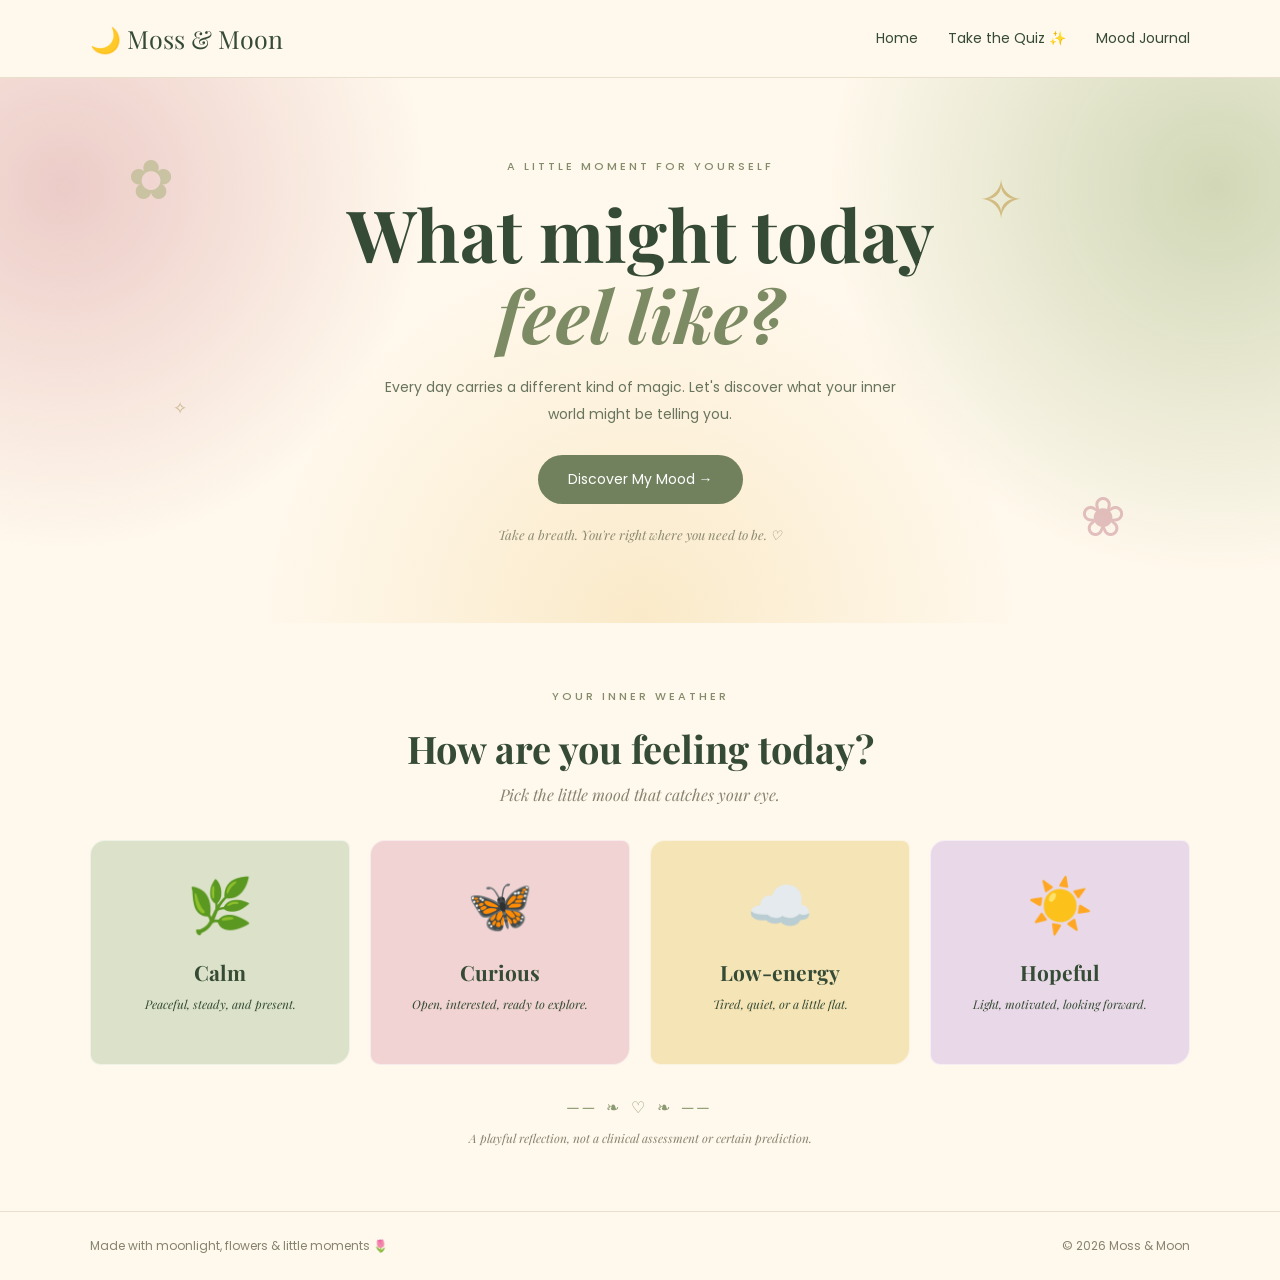
<file: index.html>
<!DOCTYPE html>
<html lang="en">
<head>
    <meta charset="UTF-8">
    <meta name="viewport" content="width=device-width, initial-scale=1.0">

    <title>Moss & Moon | Mood Garden</title>

    <link rel="stylesheet" href="style.css">

    <link href="https://fonts.googleapis.com/css2?family=Playfair+Display:wght@400;500;600&family=Poppins:wght@300;400;500;600&display=swap" rel="stylesheet">
</head>

<body>

<header>
    <a href="index.html" class="logo">🌙 Moss & Moon</a>

    <nav>
        <a href="index.html">Home</a>
        <a href="quiz.html">Take the Quiz ✨</a>
        <a href="journal.html">Mood Journal</a>
    </nav>
</header>

<section class="hero">

    <div class="floating flower flower-one">✿</div>
    <div class="floating flower flower-two">❀</div>
    <div class="floating flower flower-three">✧</div>

    <p class="eyebrow">A LITTLE MOMENT FOR YOURSELF</p>

    <h1>
        What might today<br>
        <span>feel like?</span>
    </h1>

    <p class="hero-text">
        Every day carries a different kind of magic.
        Let's discover what your inner world might be telling you.
    </p>

    <a href="quiz.html" class="main-button">
        Discover My Mood →
    </a>

    <p class="tiny-note">Take a breath. You're right where you need to be. ♡</p>

</section>

<section class="mood-section">

    <p class="eyebrow">YOUR INNER WEATHER</p>

    <h2>How are you feeling today?</h2>

    <p class="section-description">
        Pick the little mood that catches your eye.
    </p>

    <div class="mood-container">

        <a href="quiz.html" class="mood-card calm">
            <span class="mood-icon">🌿</span>
            <h3>Calm</h3>
            <p>Peaceful, steady, and present.</p>
        </a>

        <a href="quiz.html" class="mood-card curious">
            <span class="mood-icon">🦋</span>
            <h3>Curious</h3>
            <p>Open, interested, ready to explore.</p>
        </a>

        <a href="quiz.html" class="mood-card tired">
            <span class="mood-icon">☁️</span>
            <h3>Low-energy</h3>
            <p>Tired, quiet, or a little flat.</p>
        </a>

        <a href="quiz.html" class="mood-card hopeful">
            <span class="mood-icon">☀️</span>
            <h3>Hopeful</h3>
            <p>Light, motivated, looking forward.</p>
        </a>

    </div>

    <div class="flourish">── ❧ ♡ ❧ ──</div>

    <p class="disclaimer">
        A playful reflection, not a clinical assessment or certain prediction.
    </p>

</section>

<footer>
    <p>Made with moonlight, flowers & little moments 🌷</p>
    <p>© 2026 Moss & Moon</p>
</footer>

<script src="script.js"></script>

</body>
</html>
</file>
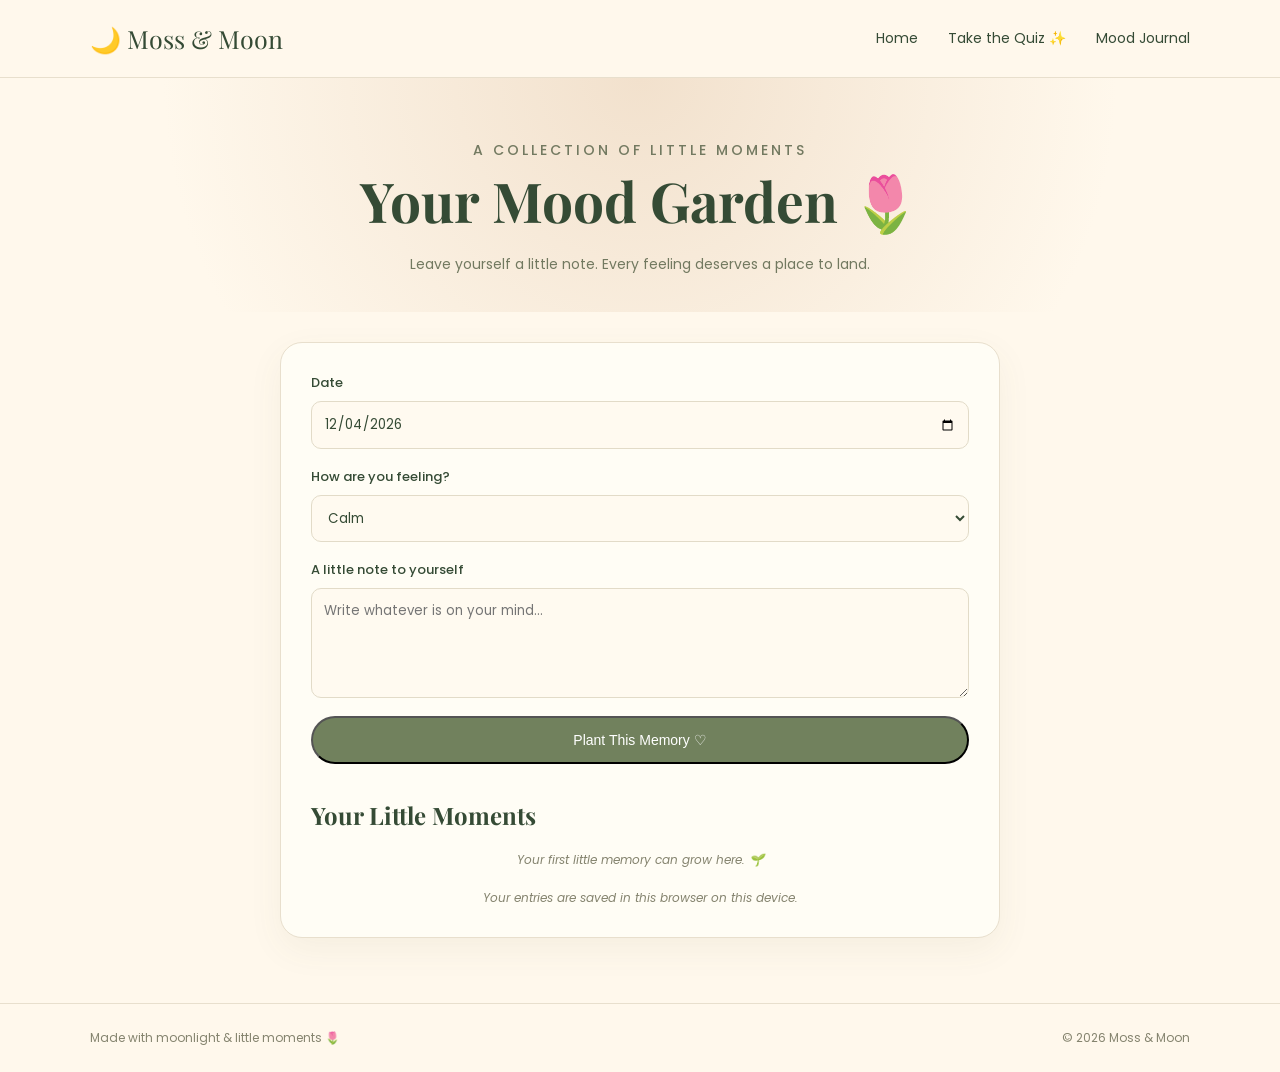
<file: journal.html>
<!DOCTYPE html>
<html lang="en">
<head>
    <meta charset="UTF-8">
    <meta name="viewport" content="width=device-width, initial-scale=1.0">

    <title>Mood Journal | Moss & Moon</title>

    <link rel="stylesheet" href="style.css">

    <link href="https://fonts.googleapis.com/css2?family=Playfair+Display:wght@400;500;600&family=Poppins:wght@300;400;500;600&display=swap" rel="stylesheet">
</head>

<body>

<header>
    <a href="index.html" class="logo">🌙 Moss & Moon</a>

    <nav>
        <a href="index.html">Home</a>
        <a href="quiz.html">Take the Quiz ✨</a>
        <a href="journal.html">Mood Journal</a>
    </nav>
</header>

<section class="page-heading">
    <p class="eyebrow">A COLLECTION OF LITTLE MOMENTS</p>

    <h1>Your Mood Garden 🌷</h1>

    <p>
        Leave yourself a little note.
        Every feeling deserves a place to land.
    </p>
</section>

<main class="journal-box">

    <form id="journalForm">

        <label>
            Date
            <input type="date" id="entryDate" required>
        </label>

        <label>
            How are you feeling?

            <select id="entryMood">
                <option>Calm</option>
                <option>Curious</option>
                <option>Low-energy</option>
                <option>Hopeful</option>
                <option>A little of everything</option>
            </select>
        </label>

        <label>
            A little note to yourself

            <textarea
                id="entryNote"
                placeholder="Write whatever is on your mind..."
            ></textarea>
        </label>

        <button class="main-button" type="submit">
            Plant This Memory ♡
        </button>

    </form>

    <h2 style="margin-top: 35px; font-family: 'Playfair Display', serif;">
        Your Little Moments
    </h2>

    <div id="journalEntries"></div>

    <p class="small-note">
        Your entries are saved in this browser on this device.
    </p>

</main>

<footer>
    <p>Made with moonlight & little moments 🌷</p>
    <p>© 2026 Moss & Moon</p>
</footer>

<script src="journal.js"></script>

</body>
</html>
</file>
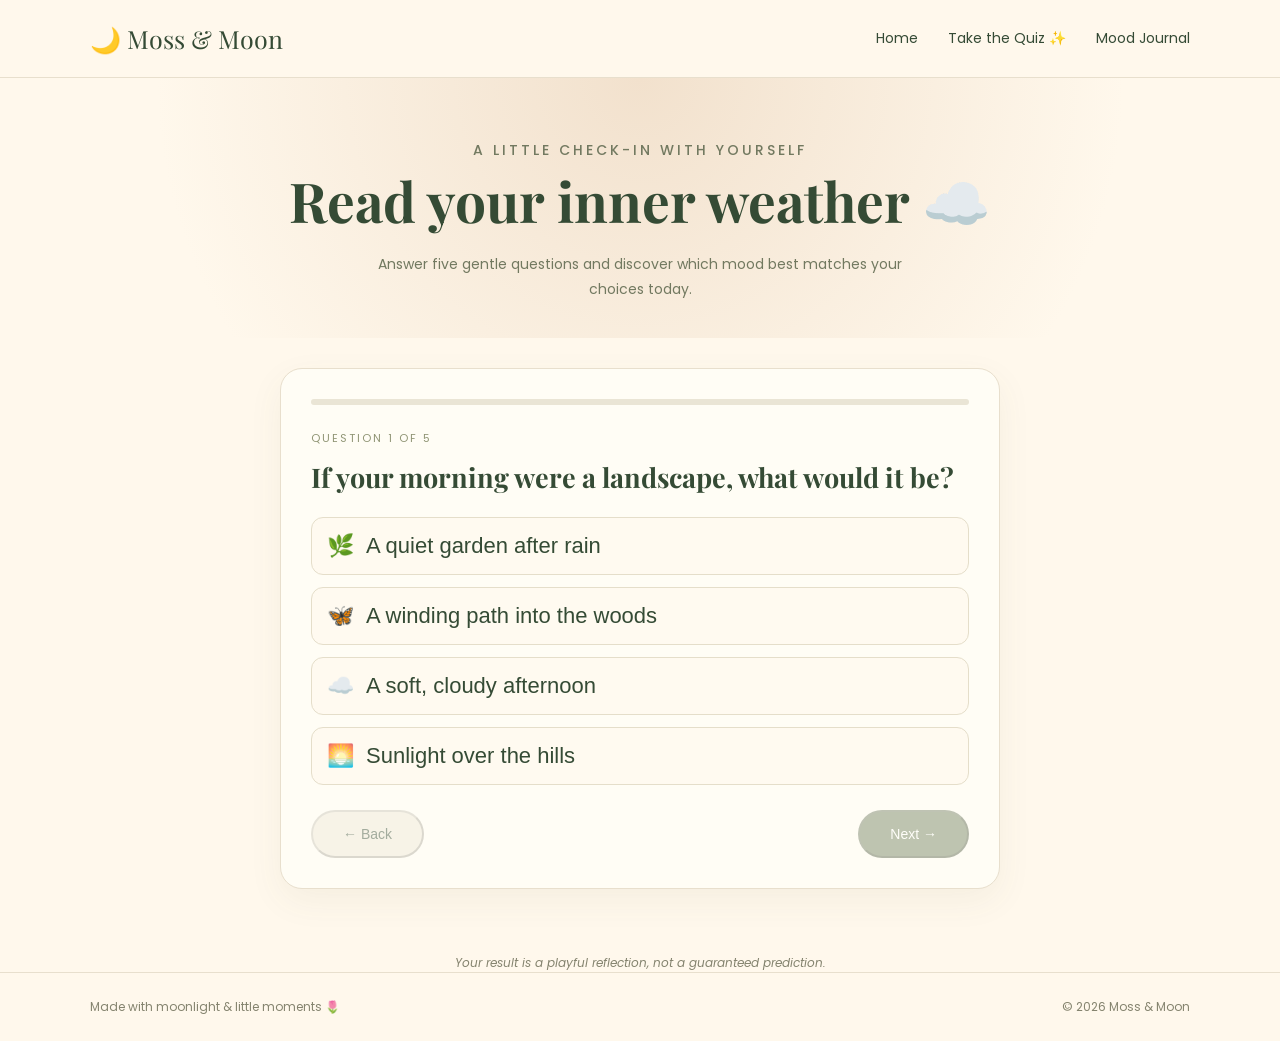
<file: quiz.html>
<!DOCTYPE html>
<html lang="en">
<head>
    <meta charset="UTF-8">
    <meta name="viewport" content="width=device-width, initial-scale=1.0">

    <title>Mood Quiz | Moss & Moon</title>

    <link rel="stylesheet" href="style.css">

    <link href="https://fonts.googleapis.com/css2?family=Playfair+Display:wght@400;500;600&family=Poppins:wght@300;400;500;600&display=swap" rel="stylesheet">
</head>

<body>

<header>
    <a href="index.html" class="logo">🌙 Moss & Moon</a>

    <nav>
        <a href="index.html">Home</a>
        <a href="quiz.html">Take the Quiz ✨</a>
        <a href="journal.html">Mood Journal</a>
    </nav>
</header>

<section class="page-heading">
    <p class="eyebrow">A LITTLE CHECK-IN WITH YOURSELF</p>

    <h1>Read your inner weather ☁️</h1>

    <p>
        Answer five gentle questions and discover which mood
        best matches your choices today.
    </p>
</section>

<main class="quiz-box" id="quizBox">

    <div class="progress-track">
        <div class="progress-bar" id="progressBar"></div>
    </div>

    <p class="question-number" id="questionNumber"></p>

    <h2 id="questionText"></h2>

    <div class="answers" id="answers"></div>

    <div class="quiz-actions">
        <button class="main-button soft-button" id="backButton" disabled>
            ← Back
        </button>

        <button class="main-button" id="nextButton" disabled>
            Next →
        </button>
    </div>

</main>

<p class="small-note">
    Your result is a playful reflection, not a guaranteed prediction.
</p>

<footer>
    <p>Made with moonlight & little moments 🌷</p>
    <p>© 2026 Moss & Moon</p>
</footer>

<script src="quiz.js"></script>

</body>
</html>
</file>
<file: style.css>
/* GENERAL SETTINGS */

* {
    margin: 0;
    padding: 0;
    box-sizing: border-box;
}

:root {
    --cream: #fff8ec;
    --pink: #f0d3d2;
    --sage: #dce2c9;
    --green: #71815d;
    --dark-green: #354b35;
    --yellow: #f5e4b6;
    --lilac: #e9d9e8;
}

html {
    scroll-behavior: smooth;
}

body {
    background: var(--cream);
    color: var(--dark-green);
    font-family: 'Poppins', sans-serif;
    overflow-x: hidden;
}

/* HEADER */

header {
    display: flex;
    justify-content: space-between;
    align-items: center;
    padding: 22px 7%;
    background: rgba(255, 248, 236, 0.95);
    border-bottom: 1px solid #e8dfcd;
    position: sticky;
    top: 0;
    z-index: 10;
    backdrop-filter: blur(10px);
}

.logo {
    font-family: 'Playfair Display', serif;
    font-size: 25px;
    color: var(--dark-green);
    text-decoration: none;
}

nav {
    display: flex;
    gap: 30px;
}

nav a {
    text-decoration: none;
    color: var(--dark-green);
    font-size: 14px;
    transition: 0.3s;
}

nav a:hover {
    color: #bd8d94;
}

/* HERO SECTION */

.hero {
    min-height: 520px;
    padding: 80px 20px;
    text-align: center;
    position: relative;
    overflow: hidden;

    background:
        radial-gradient(
            circle at 5% 20%,
            rgba(226, 180, 180, 0.65),
            transparent 28%
        ),
        radial-gradient(
            circle at 95% 20%,
            rgba(178, 194, 147, 0.6),
            transparent 30%
        ),
        radial-gradient(
            circle at 50% 100%,
            rgba(245, 220, 166, 0.5),
            transparent 45%
        );
}

.eyebrow {
    font-size: 11px;
    letter-spacing: 3px;
    color: #858c6b;
    margin-bottom: 18px;
    font-weight: 500;
}

.hero h1 {
    font-family: 'Playfair Display', serif;
    font-size: clamp(42px, 6vw, 72px);
    line-height: 1.12;
    margin-bottom: 20px;
    animation: fadeUp 1s ease;
}

.hero h1 span {
    color: #7c8b63;
    font-style: italic;
}

.hero-text {
    max-width: 520px;
    margin: 0 auto 28px;
    font-size: 14px;
    line-height: 1.9;
    color: #68745d;
}

.main-button {
    display: inline-block;
    padding: 14px 30px;
    background: var(--green);
    color: white;
    text-decoration: none;
    border-radius: 40px;
    transition: 0.3s;
    font-size: 14px;
}

.main-button:hover {
    background: var(--dark-green);
    transform: translateY(-4px);
    box-shadow: 0 10px 20px #71815d30;
}

.tiny-note {
    margin-top: 22px;
    color: #8c8a72;
    font-family: 'Playfair Display', serif;
    font-style: italic;
    font-size: 13px;
}

/* FLOATING DECORATIONS */

.floating {
    position: absolute;
    animation: float 5s ease-in-out infinite;
    pointer-events: none;
}

.flower {
    font-size: 55px;
    color: #b6b98b;
    opacity: 0.65;
}

.flower-one {
    top: 60px;
    left: 10%;
}

.flower-two {
    right: 12%;
    bottom: 65px;
    color: #d4a1a4;
    animation-delay: 1s;
}

.flower-three {
    top: 80px;
    right: 20%;
    color: #c5a457;
    animation-delay: 2s;
}

/* MOOD SECTION */

.mood-section {
    text-align: center;
    padding: 65px 7%;
}

.mood-section h2 {
    font-family: 'Playfair Display', serif;
    font-size: clamp(28px, 4vw, 38px);
    margin-bottom: 10px;
}

.section-description {
    font-family: 'Playfair Display', serif;
    font-style: italic;
    color: #85846f;
    margin-bottom: 35px;
}

.mood-container {
    display: grid;
    grid-template-columns: repeat(4, minmax(0, 1fr));
    gap: 20px;
    max-width: 1100px;
    margin: auto;
}

.mood-card {
    text-decoration: none;
    color: var(--dark-green);
    padding: 25px 15px;
    min-height: 225px;
    border-radius: 15px 8px 17px 10px;
    transition: 0.3s;
    border: 1px solid #ffffff90;
}

.mood-card:hover {
    transform: translateY(-8px) rotate(-1deg);
    box-shadow: 0 12px 25px #4c57301a;
}

.calm {
    background: var(--sage);
}

.curious {
    background: var(--pink);
}

.tired {
    background: var(--yellow);
}

.hopeful {
    background: var(--lilac);
}

.mood-icon {
    display: block;
    font-size: 53px;
    margin-bottom: 12px;
    animation: float 5s ease-in-out infinite;
}

.mood-card h3 {
    font-family: 'Playfair Display', serif;
    font-size: 21px;
    margin-bottom: 8px;
}

.mood-card p {
    font-family: 'Playfair Display', serif;
    font-style: italic;
    font-size: 12px;
    line-height: 1.7;
}

.flourish {
    margin-top: 30px;
    color: #8b9a70;
    letter-spacing: 4px;
}

.disclaimer {
    margin-top: 10px;
    font-family: 'Playfair Display', serif;
    font-size: 12px;
    font-style: italic;
    color: #85846f;
}

/* FOOTER */

footer {
    border-top: 1px solid #e8dfcd;
    padding: 25px 7%;
    display: flex;
    justify-content: space-between;
    gap: 12px;
    flex-wrap: wrap;
    color: #85846f;
    font-size: 12px;
}

/* QUIZ AND JOURNAL PAGES */

.page-heading {
    text-align: center;
    padding: 60px 20px 35px;
    background: radial-gradient(
        circle at 50% 0%,
        #f2e1cd,
        transparent 70%
    );
}

.page-heading h1 {
    font-family: 'Playfair Display', serif;
    font-size: clamp(35px, 5vw, 55px);
    margin-bottom: 15px;
}

.page-heading p {
    max-width: 580px;
    margin: auto;
    color: #727960;
    font-size: 14px;
    line-height: 1.8;
}

.quiz-box,
.journal-box {
    max-width: 720px;
    margin: 30px auto 65px;
    padding: 30px;
    background: #fffdf5;
    border: 1px solid #e8dfcd;
    border-radius: 22px;
    box-shadow: 0 12px 35px #5d644010;
}

.progress-track {
    height: 6px;
    background: #eae5d5;
    border-radius: 20px;
    overflow: hidden;
    margin-bottom: 25px;
}

.progress-bar {
    width: 0;
    height: 100%;
    background: #89996e;
    transition: width 0.3s;
}

.question-number {
    color: #909575;
    text-transform: uppercase;
    letter-spacing: 2px;
    font-size: 11px;
}

.quiz-box h2 {
    font-family: 'Playfair Display', serif;
    font-size: 27px;
    margin: 12px 0 22px;
}

.answers {
    display: grid;
    gap: 12px;
}

.answer {
    display: flex;
    align-items: center;
    gap: 12px;
    width: 100%;
    text-align: left;
    padding: 15px;
    background: #fffaf0;
    color: var(--dark-green);
    border: 1px solid #e5deca;
    border-radius: 12px;
    cursor: pointer;
    transition: 0.2s;
}

.answer:hover {
    border-color: #8b9b70;
    transform: translateX(3px);
}

.answer.selected {
    background: #e6e9d8;
    border-color: #71815d;
}

.answer span {
    font-size: 22px;
}

.quiz-actions {
    display: flex;
    justify-content: space-between;
    gap: 12px;
    margin-top: 25px;
}

.soft-button {
    background: #eee8d7;
    color: var(--dark-green);
}

button:disabled {
    opacity: 0.45;
    cursor: not-allowed;
}

.quiz-result {
    text-align: center;
    animation: fadeUp 0.6s ease;
}

.result-icon {
    font-size: 65px;
}

.quiz-result h2 {
    font-size: 36px;
}

.result-description {
    line-height: 1.9;
    margin: 15px 0;
    color: #68745d;
}

.result-tip {
    background: #f1ecd9;
    border-radius: 13px;
    padding: 18px;
    margin: 22px 0;
    font-family: 'Playfair Display', serif;
    font-style: italic;
}

.small-note {
    text-align: center;
    color: #85846f;
    font-size: 12px;
    font-style: italic;
    margin-top: 20px;
}

/* JOURNAL */

.journal-box form {
    display: grid;
    gap: 18px;
}

.journal-box label {
    font-size: 13px;
    font-weight: 500;
}

.journal-box input,
.journal-box select,
.journal-box textarea {
    display: block;
    width: 100%;
    margin-top: 8px;
    padding: 12px;
    border: 1px solid #e2dbc8;
    border-radius: 10px;
    background: #fffaf0;
    color: var(--dark-green);
    font-family: inherit;
}

.journal-box textarea {
    min-height: 110px;
    resize: vertical;
}

.journal-entry {
    padding: 18px;
    margin-top: 14px;
    border-left: 4px solid #b9c39b;
    border-radius: 5px 12px 12px 5px;
    background: #f3efdf;
    animation: fadeUp 0.4s ease;
}

.journal-entry h3 {
    font-family: 'Playfair Display', serif;
    margin-bottom: 5px;
}

.journal-entry small {
    display: block;
    margin-bottom: 8px;
    color: #85846f;
}

.journal-entry p {
    white-space: pre-wrap;
    overflow-wrap: anywhere;
}

/* ANIMATIONS */

@keyframes float {
    0%, 100% {
        transform: translateY(0);
    }

    50% {
        transform: translateY(-9px);
    }
}

@keyframes fadeUp {
    from {
        opacity: 0;
        transform: translateY(15px);
    }

    to {
        opacity: 1;
        transform: translateY(0);
    }
}

/* RESPONSIVE DESIGN */

@media (max-width: 760px) {
    header {
        flex-direction: column;
        gap: 15px;
    }

    nav {
        gap: 16px;
        flex-wrap: wrap;
        justify-content: center;
    }

    .mood-container {
        grid-template-columns: repeat(2, minmax(0, 1fr));
        gap: 12px;
    }

    .mood-card {
        padding: 20px 10px;
        min-height: 200px;
    }

    .hero {
        min-height: 470px;
        padding-top: 75px;
    }

    .flower {
        font-size: 35px;
    }

    .quiz-box,
    .journal-box {
        margin: 20px 15px 45px;
        padding: 22px;
    }

    footer {
        justify-content: center;
        text-align: center;
    }
}

@media (max-width: 380px) {
    .mood-container {
        grid-template-columns: 1fr;
    }

    nav {
        gap: 12px;
    }

    nav a {
        font-size: 12px;
    }
}

@media (prefers-reduced-motion: reduce) {
    *,
    *::before,
    *::after {
        animation: none !important;
        scroll-behavior: auto !important;
        transition: none !important;
    }
}
</file>
